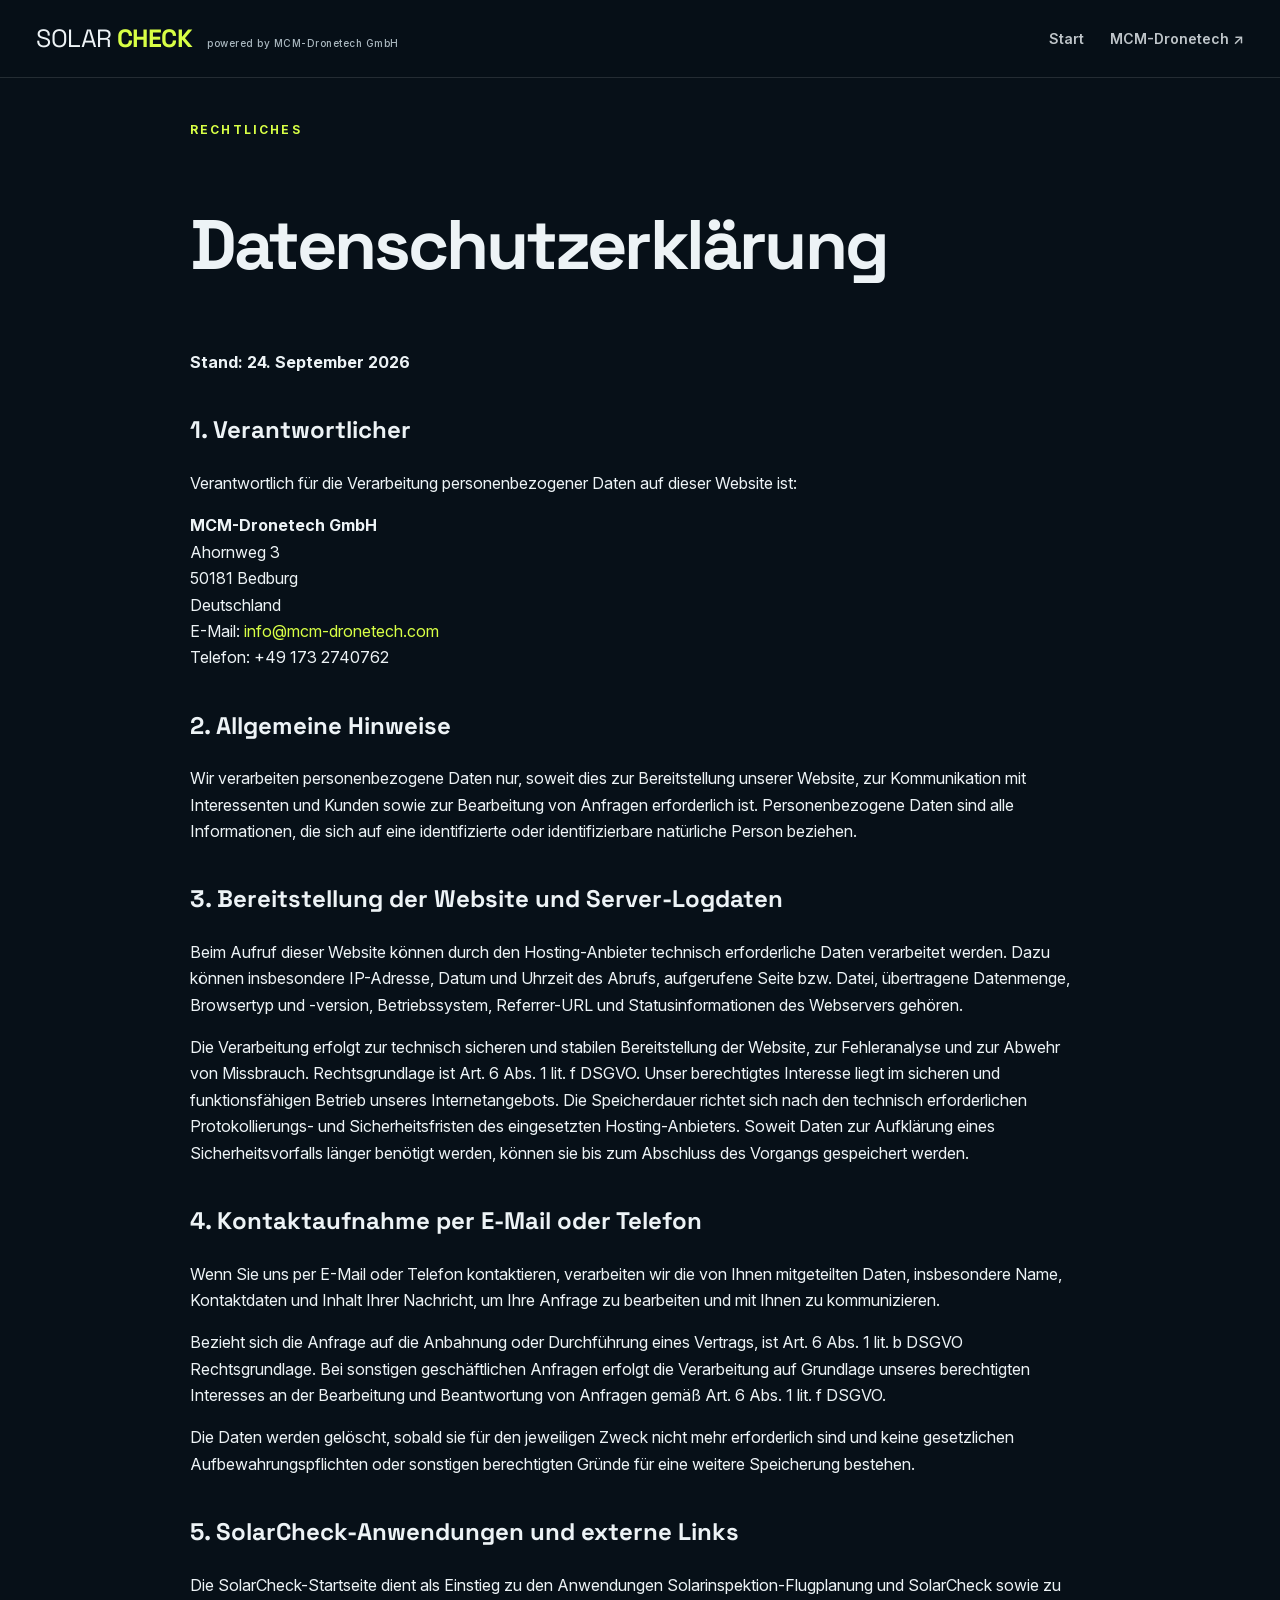
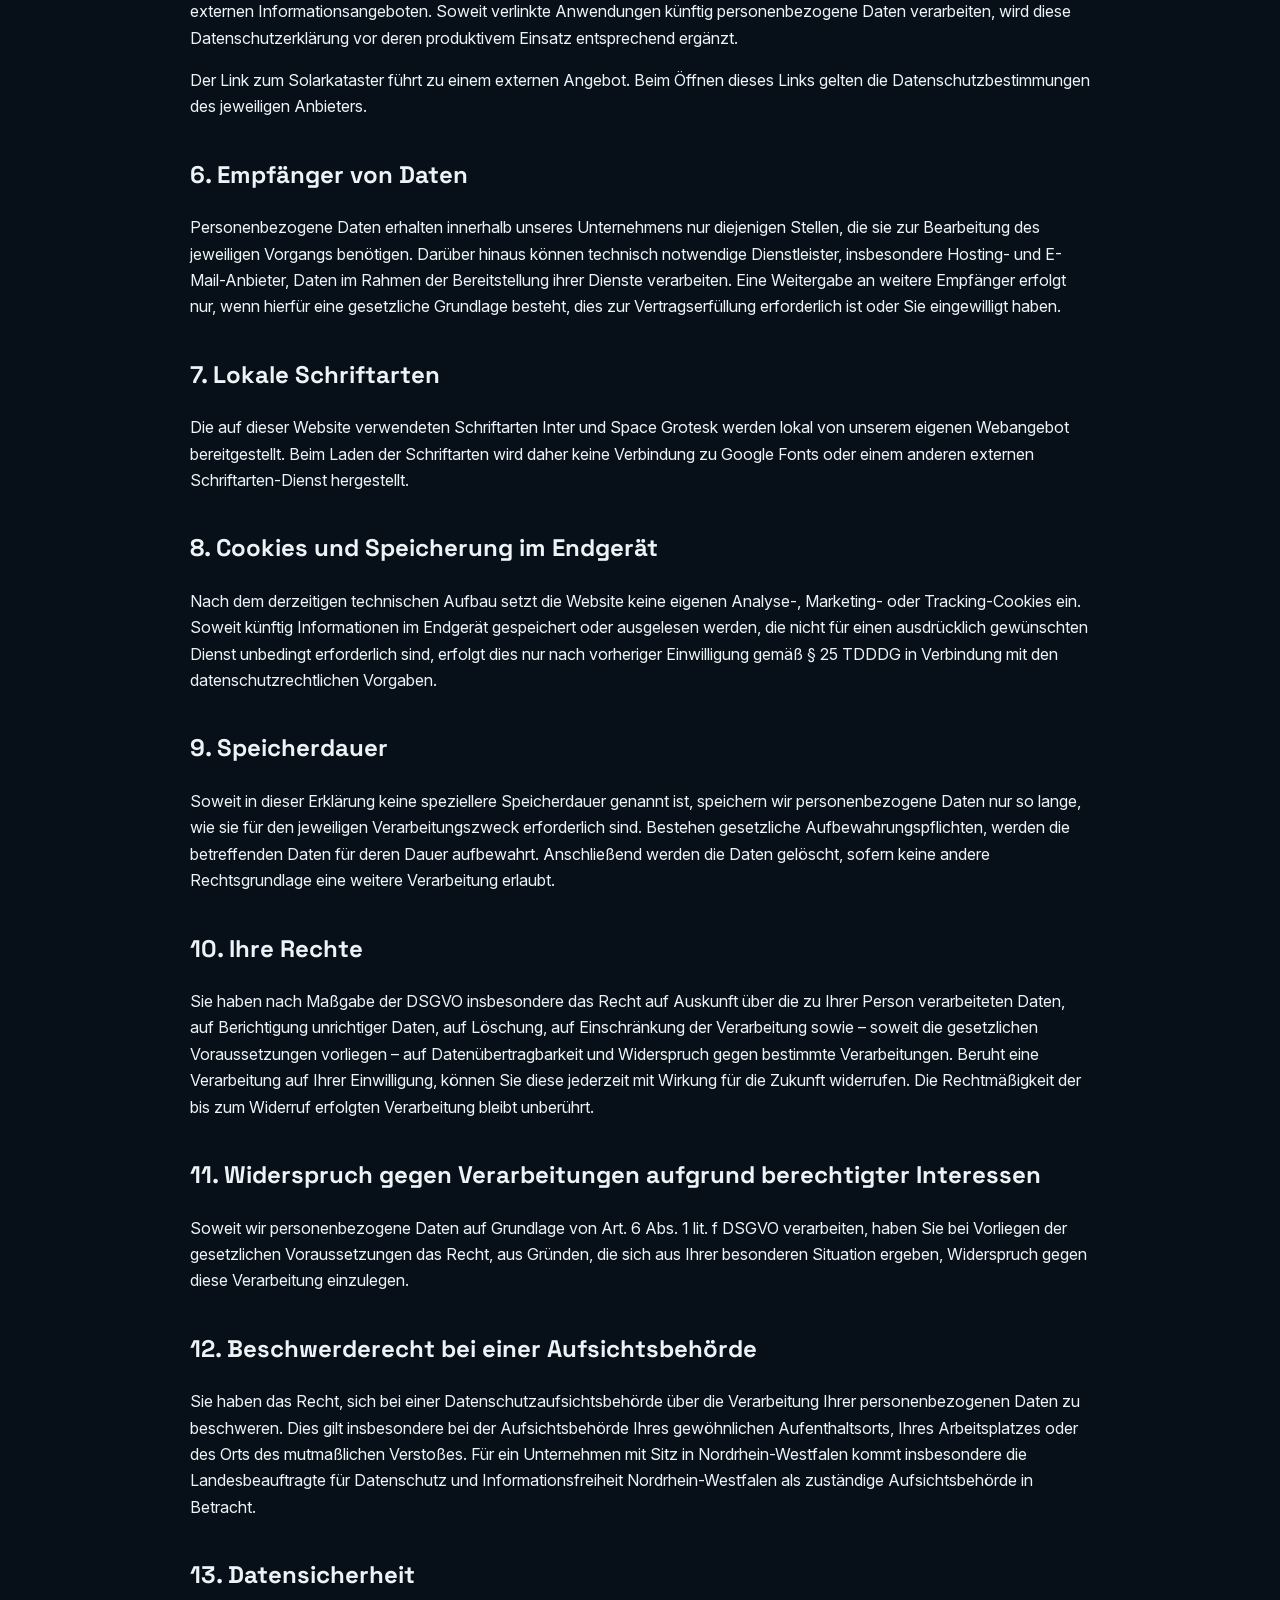
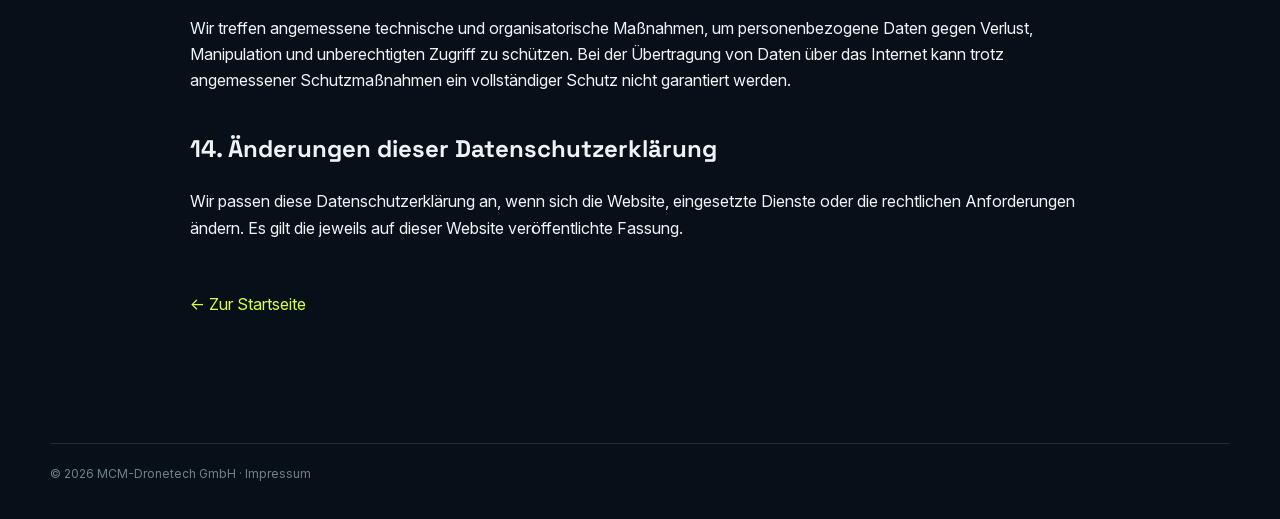
<file: datenschutz.html>
<!doctype html><html lang="de"><head><meta charset="utf-8"><meta name="viewport" content="width=device-width,initial-scale=1"><title>Datenschutz | SolarCheck</title><meta name="description" content="Datenschutzerklärung der MCM-Dronetech GmbH."><link rel="stylesheet" href="styles.css?v=solarcheck-1"></head><body>
<header class="site-header"><a class="solar-brand" href="index.html"><span>SOLAR</span><strong>CHECK</strong><small>powered by MCM-Dronetech GmbH</small></a><nav class="nav"><a href="index.html">Start</a><a href="https://www.mcm-dronetech.com" target="_blank" rel="noopener">MCM-Dronetech ↗</a></nav></header>
<main class="section container legal-page" style="padding-top:120px;max-width:900px">
<div class="section-kicker">Rechtliches</div><h1>Datenschutzerklärung</h1>
<p><strong>Stand: 24. September 2026</strong></p>
<h2>1. Verantwortlicher</h2><p>Verantwortlich für die Verarbeitung personenbezogener Daten auf dieser Website ist:</p><p><strong>MCM-Dronetech GmbH</strong><br>Ahornweg 3<br>50181 Bedburg<br>Deutschland<br>E-Mail: <a href="mailto:info@mcm-dronetech.com">info@mcm-dronetech.com</a><br>Telefon: +49 173 2740762</p>
<h2>2. Allgemeine Hinweise</h2><p>Wir verarbeiten personenbezogene Daten nur, soweit dies zur Bereitstellung unserer Website, zur Kommunikation mit Interessenten und Kunden sowie zur Bearbeitung von Anfragen erforderlich ist. Personenbezogene Daten sind alle Informationen, die sich auf eine identifizierte oder identifizierbare natürliche Person beziehen.</p>
<h2>3. Bereitstellung der Website und Server-Logdaten</h2><p>Beim Aufruf dieser Website können durch den Hosting-Anbieter technisch erforderliche Daten verarbeitet werden. Dazu können insbesondere IP-Adresse, Datum und Uhrzeit des Abrufs, aufgerufene Seite bzw. Datei, übertragene Datenmenge, Browsertyp und -version, Betriebssystem, Referrer-URL und Statusinformationen des Webservers gehören.</p><p>Die Verarbeitung erfolgt zur technisch sicheren und stabilen Bereitstellung der Website, zur Fehleranalyse und zur Abwehr von Missbrauch. Rechtsgrundlage ist Art. 6 Abs. 1 lit. f DSGVO. Unser berechtigtes Interesse liegt im sicheren und funktionsfähigen Betrieb unseres Internetangebots. Die Speicherdauer richtet sich nach den technisch erforderlichen Protokollierungs- und Sicherheitsfristen des eingesetzten Hosting-Anbieters. Soweit Daten zur Aufklärung eines Sicherheitsvorfalls länger benötigt werden, können sie bis zum Abschluss des Vorgangs gespeichert werden.</p>
<h2>4. Kontaktaufnahme per E-Mail oder Telefon</h2><p>Wenn Sie uns per E-Mail oder Telefon kontaktieren, verarbeiten wir die von Ihnen mitgeteilten Daten, insbesondere Name, Kontaktdaten und Inhalt Ihrer Nachricht, um Ihre Anfrage zu bearbeiten und mit Ihnen zu kommunizieren.</p><p>Bezieht sich die Anfrage auf die Anbahnung oder Durchführung eines Vertrags, ist Art. 6 Abs. 1 lit. b DSGVO Rechtsgrundlage. Bei sonstigen geschäftlichen Anfragen erfolgt die Verarbeitung auf Grundlage unseres berechtigten Interesses an der Bearbeitung und Beantwortung von Anfragen gemäß Art. 6 Abs. 1 lit. f DSGVO.</p><p>Die Daten werden gelöscht, sobald sie für den jeweiligen Zweck nicht mehr erforderlich sind und keine gesetzlichen Aufbewahrungspflichten oder sonstigen berechtigten Gründe für eine weitere Speicherung bestehen.</p>
<h2>5. SolarCheck-Anwendungen und externe Links</h2><p>Die SolarCheck-Startseite dient als Einstieg zu den Anwendungen Solarinspektion-Flugplanung und SolarCheck sowie zu externen Informationsangeboten. Soweit verlinkte Anwendungen künftig personenbezogene Daten verarbeiten, wird diese Datenschutzerklärung vor deren produktivem Einsatz entsprechend ergänzt.</p><p>Der Link zum Solarkataster führt zu einem externen Angebot. Beim Öffnen dieses Links gelten die Datenschutzbestimmungen des jeweiligen Anbieters.</p>
<h2>6. Empfänger von Daten</h2><p>Personenbezogene Daten erhalten innerhalb unseres Unternehmens nur diejenigen Stellen, die sie zur Bearbeitung des jeweiligen Vorgangs benötigen. Darüber hinaus können technisch notwendige Dienstleister, insbesondere Hosting- und E-Mail-Anbieter, Daten im Rahmen der Bereitstellung ihrer Dienste verarbeiten. Eine Weitergabe an weitere Empfänger erfolgt nur, wenn hierfür eine gesetzliche Grundlage besteht, dies zur Vertragserfüllung erforderlich ist oder Sie eingewilligt haben.</p>
<h2>7. Lokale Schriftarten</h2><p>Die auf dieser Website verwendeten Schriftarten Inter und Space Grotesk werden lokal von unserem eigenen Webangebot bereitgestellt. Beim Laden der Schriftarten wird daher keine Verbindung zu Google Fonts oder einem anderen externen Schriftarten-Dienst hergestellt.</p>
<h2>8. Cookies und Speicherung im Endgerät</h2><p>Nach dem derzeitigen technischen Aufbau setzt die Website keine eigenen Analyse-, Marketing- oder Tracking-Cookies ein. Soweit künftig Informationen im Endgerät gespeichert oder ausgelesen werden, die nicht für einen ausdrücklich gewünschten Dienst unbedingt erforderlich sind, erfolgt dies nur nach vorheriger Einwilligung gemäß § 25 TDDDG in Verbindung mit den datenschutzrechtlichen Vorgaben.</p>
<h2>9. Speicherdauer</h2><p>Soweit in dieser Erklärung keine speziellere Speicherdauer genannt ist, speichern wir personenbezogene Daten nur so lange, wie sie für den jeweiligen Verarbeitungszweck erforderlich sind. Bestehen gesetzliche Aufbewahrungspflichten, werden die betreffenden Daten für deren Dauer aufbewahrt. Anschließend werden die Daten gelöscht, sofern keine andere Rechtsgrundlage eine weitere Verarbeitung erlaubt.</p>
<h2>10. Ihre Rechte</h2><p>Sie haben nach Maßgabe der DSGVO insbesondere das Recht auf Auskunft über die zu Ihrer Person verarbeiteten Daten, auf Berichtigung unrichtiger Daten, auf Löschung, auf Einschränkung der Verarbeitung sowie – soweit die gesetzlichen Voraussetzungen vorliegen – auf Datenübertragbarkeit und Widerspruch gegen bestimmte Verarbeitungen. Beruht eine Verarbeitung auf Ihrer Einwilligung, können Sie diese jederzeit mit Wirkung für die Zukunft widerrufen. Die Rechtmäßigkeit der bis zum Widerruf erfolgten Verarbeitung bleibt unberührt.</p>
<h2>11. Widerspruch gegen Verarbeitungen aufgrund berechtigter Interessen</h2><p>Soweit wir personenbezogene Daten auf Grundlage von Art. 6 Abs. 1 lit. f DSGVO verarbeiten, haben Sie bei Vorliegen der gesetzlichen Voraussetzungen das Recht, aus Gründen, die sich aus Ihrer besonderen Situation ergeben, Widerspruch gegen diese Verarbeitung einzulegen.</p>
<h2>12. Beschwerderecht bei einer Aufsichtsbehörde</h2><p>Sie haben das Recht, sich bei einer Datenschutzaufsichtsbehörde über die Verarbeitung Ihrer personenbezogenen Daten zu beschweren. Dies gilt insbesondere bei der Aufsichtsbehörde Ihres gewöhnlichen Aufenthaltsorts, Ihres Arbeitsplatzes oder des Orts des mutmaßlichen Verstoßes. Für ein Unternehmen mit Sitz in Nordrhein-Westfalen kommt insbesondere die Landesbeauftragte für Datenschutz und Informationsfreiheit Nordrhein-Westfalen als zuständige Aufsichtsbehörde in Betracht.</p>
<h2>13. Datensicherheit</h2><p>Wir treffen angemessene technische und organisatorische Maßnahmen, um personenbezogene Daten gegen Verlust, Manipulation und unberechtigten Zugriff zu schützen. Bei der Übertragung von Daten über das Internet kann trotz angemessener Schutzmaßnahmen ein vollständiger Schutz nicht garantiert werden.</p>
<h2>14. Änderungen dieser Datenschutzerklärung</h2><p>Wir passen diese Datenschutzerklärung an, wenn sich die Website, eingesetzte Dienste oder die rechtlichen Anforderungen ändern. Es gilt die jeweils auf dieser Website veröffentlichte Fassung.</p>
<p style="margin-top:50px"><a href="index.html">← Zur Startseite</a></p></main>
<footer><div class="container copyright">© 2026 MCM-Dronetech GmbH · <a href="impressum.html">Impressum</a></div></footer></body></html>
</file>
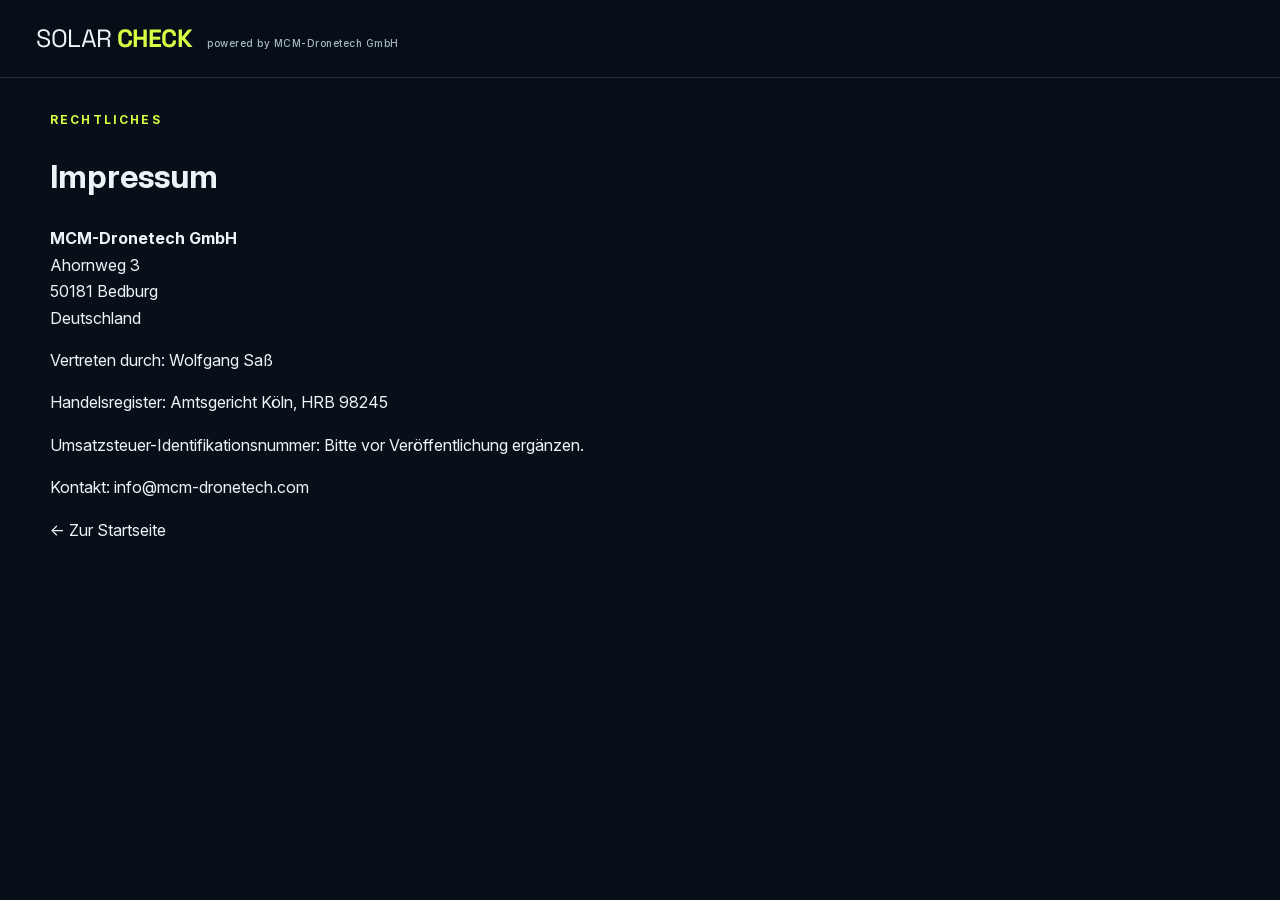
<file: impressum.html>
<!doctype html><html lang="de"><head><meta charset="utf-8"><meta name="viewport" content="width=device-width,initial-scale=1"><title>Impressum | SolarCheck</title><link rel="stylesheet" href="styles.css?v=solarcheck-1"></head><body><header class="site-header"><a class="solar-brand" href="index.html"><span>SOLAR</span><strong>CHECK</strong><small>powered by MCM-Dronetech GmbH</small></a></header><main class="section container"><div class="section-kicker">Rechtliches</div><h1>Impressum</h1><p><strong>MCM-Dronetech GmbH</strong><br>Ahornweg 3<br>50181 Bedburg<br>Deutschland</p><p>Vertreten durch: Wolfgang Saß</p><p>Handelsregister: Amtsgericht Köln, HRB 98245</p><p>Umsatzsteuer-Identifikationsnummer: Bitte vor Veröffentlichung ergänzen.</p><p>Kontakt: <a href="mailto:info@mcm-dronetech.com">info@mcm-dronetech.com</a></p><p><a href="index.html">← Zur Startseite</a></p></main></body></html>
</file>
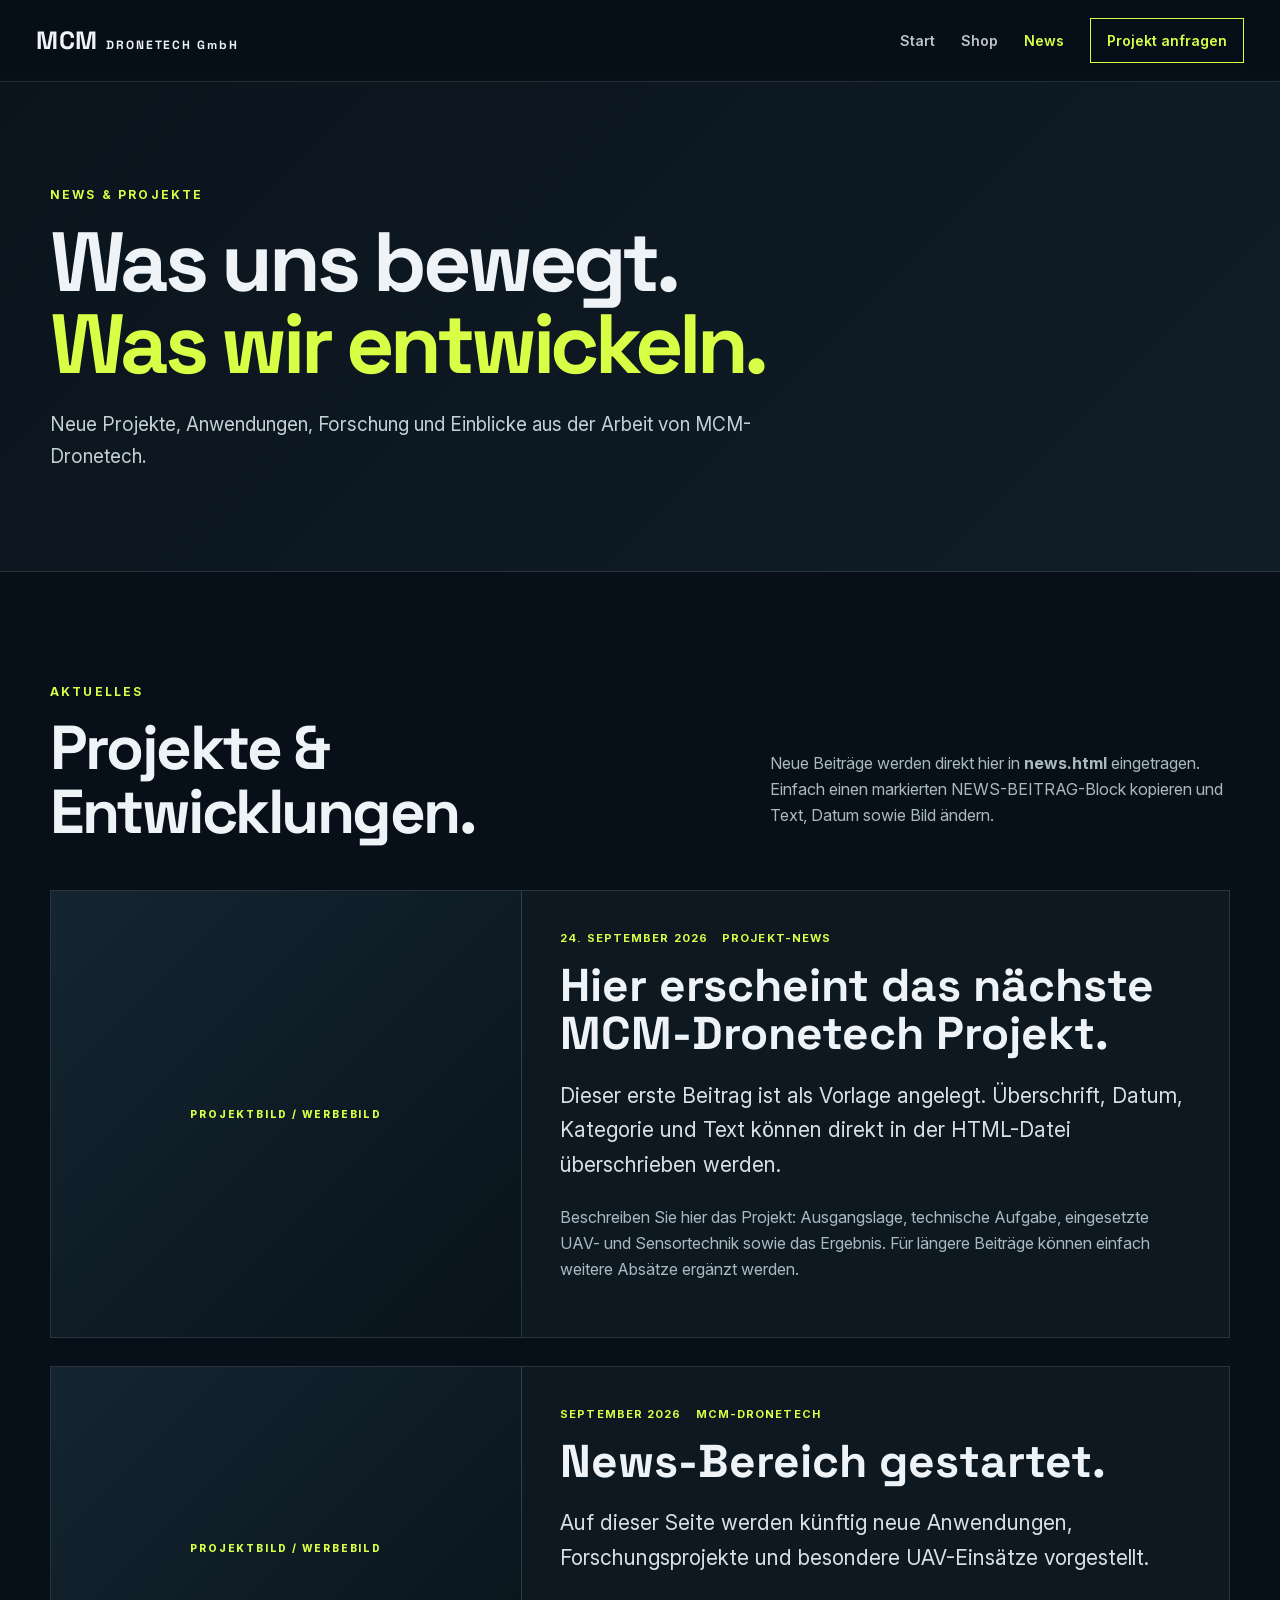
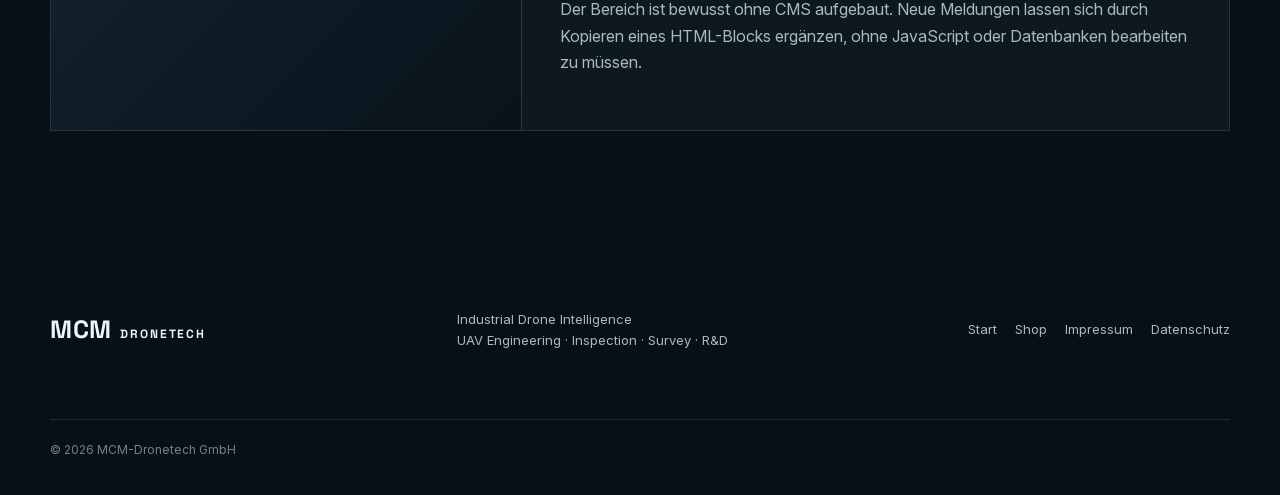
<file: news.html>
<!doctype html><html lang="de"><head><meta charset="utf-8"><meta name="viewport" content="width=device-width,initial-scale=1"><title>News & Projekte | MCM-Dronetech</title><meta name="description" content="News, Projekte und technische Entwicklungen von MCM-Dronetech."><link rel="stylesheet" href="styles.css?v=20260925-2"></head><body>
<header class="site-header"><a class="brand" href="index.html"><span>MCM</span><b>DRONETECH GmbH</b></a><button class="menu-toggle" aria-label="Menü öffnen" aria-expanded="false" aria-controls="main-nav">☰</button><nav class="nav" id="main-nav"><a href="index.html">Start</a><a href="shop.html">Shop</a><a href="news.html" aria-current="page">News</a><a class="nav-cta" href="index.html#kontakt">Projekt anfragen</a></nav></header>
<main class="subpage-main"><section class="subpage-hero"><div class="container"><p class="section-kicker">News & Projekte</p><h1>Was uns bewegt.<br><em>Was wir entwickeln.</em></h1><p>Neue Projekte, Anwendungen, Forschung und Einblicke aus der Arbeit von MCM-Dronetech.</p></div></section>
<section class="section"><div class="container"><div class="section-head"><div><div class="section-kicker">Aktuelles</div><h2>Projekte & Entwicklungen.</h2></div><p>Neue Beiträge werden direkt hier in <strong>news.html</strong> eingetragen. Einfach einen markierten NEWS-BEITRAG-Block kopieren und Text, Datum sowie Bild ändern.</p></div><div class="news-list">
<!-- NEWS-BEITRAG START: Diesen article-Block kopieren, um eine neue Meldung anzulegen. -->
<article class="news-card"><div class="news-placeholder"><span>PROJEKTBILD / WERBEBILD</span></div><div class="news-content"><div class="news-meta"><time datetime="2026-09-24">24. September 2026</time><span>Projekt-News</span></div><h2>Hier erscheint das nächste MCM-Dronetech Projekt.</h2><p class="lead">Dieser erste Beitrag ist als Vorlage angelegt. Überschrift, Datum, Kategorie und Text können direkt in der HTML-Datei überschrieben werden.</p><p>Beschreiben Sie hier das Projekt: Ausgangslage, technische Aufgabe, eingesetzte UAV- und Sensortechnik sowie das Ergebnis. Für längere Beiträge können einfach weitere Absätze ergänzt werden.</p></div></article>
<!-- NEWS-BEITRAG ENDE -->
<!-- NEWS-BEITRAG START -->
<article class="news-card"><div class="news-placeholder"><span>PROJEKTBILD / WERBEBILD</span></div><div class="news-content"><div class="news-meta"><time datetime="2026-09-01">September 2026</time><span>MCM-Dronetech</span></div><h2>News-Bereich gestartet.</h2><p class="lead">Auf dieser Seite werden künftig neue Anwendungen, Forschungsprojekte und besondere UAV-Einsätze vorgestellt.</p><p>Der Bereich ist bewusst ohne CMS aufgebaut. Neue Meldungen lassen sich durch Kopieren eines HTML-Blocks ergänzen, ohne JavaScript oder Datenbanken bearbeiten zu müssen.</p></div></article>
<!-- NEWS-BEITRAG ENDE --></div></div></section></main>
<footer><div class="container footer-grid"><div class="brand"><span>MCM</span><b>DRONETECH</b></div><p>Industrial Drone Intelligence<br>UAV Engineering · Inspection · Survey · R&amp;D</p><div><a href="index.html">Start</a><a href="shop.html">Shop</a><a href="impressum.html">Impressum</a><a href="datenschutz.html">Datenschutz</a></div></div><div class="container copyright">© 2026 MCM-Dronetech GmbH</div></footer><script src="script.js"></script></body></html>
</file>
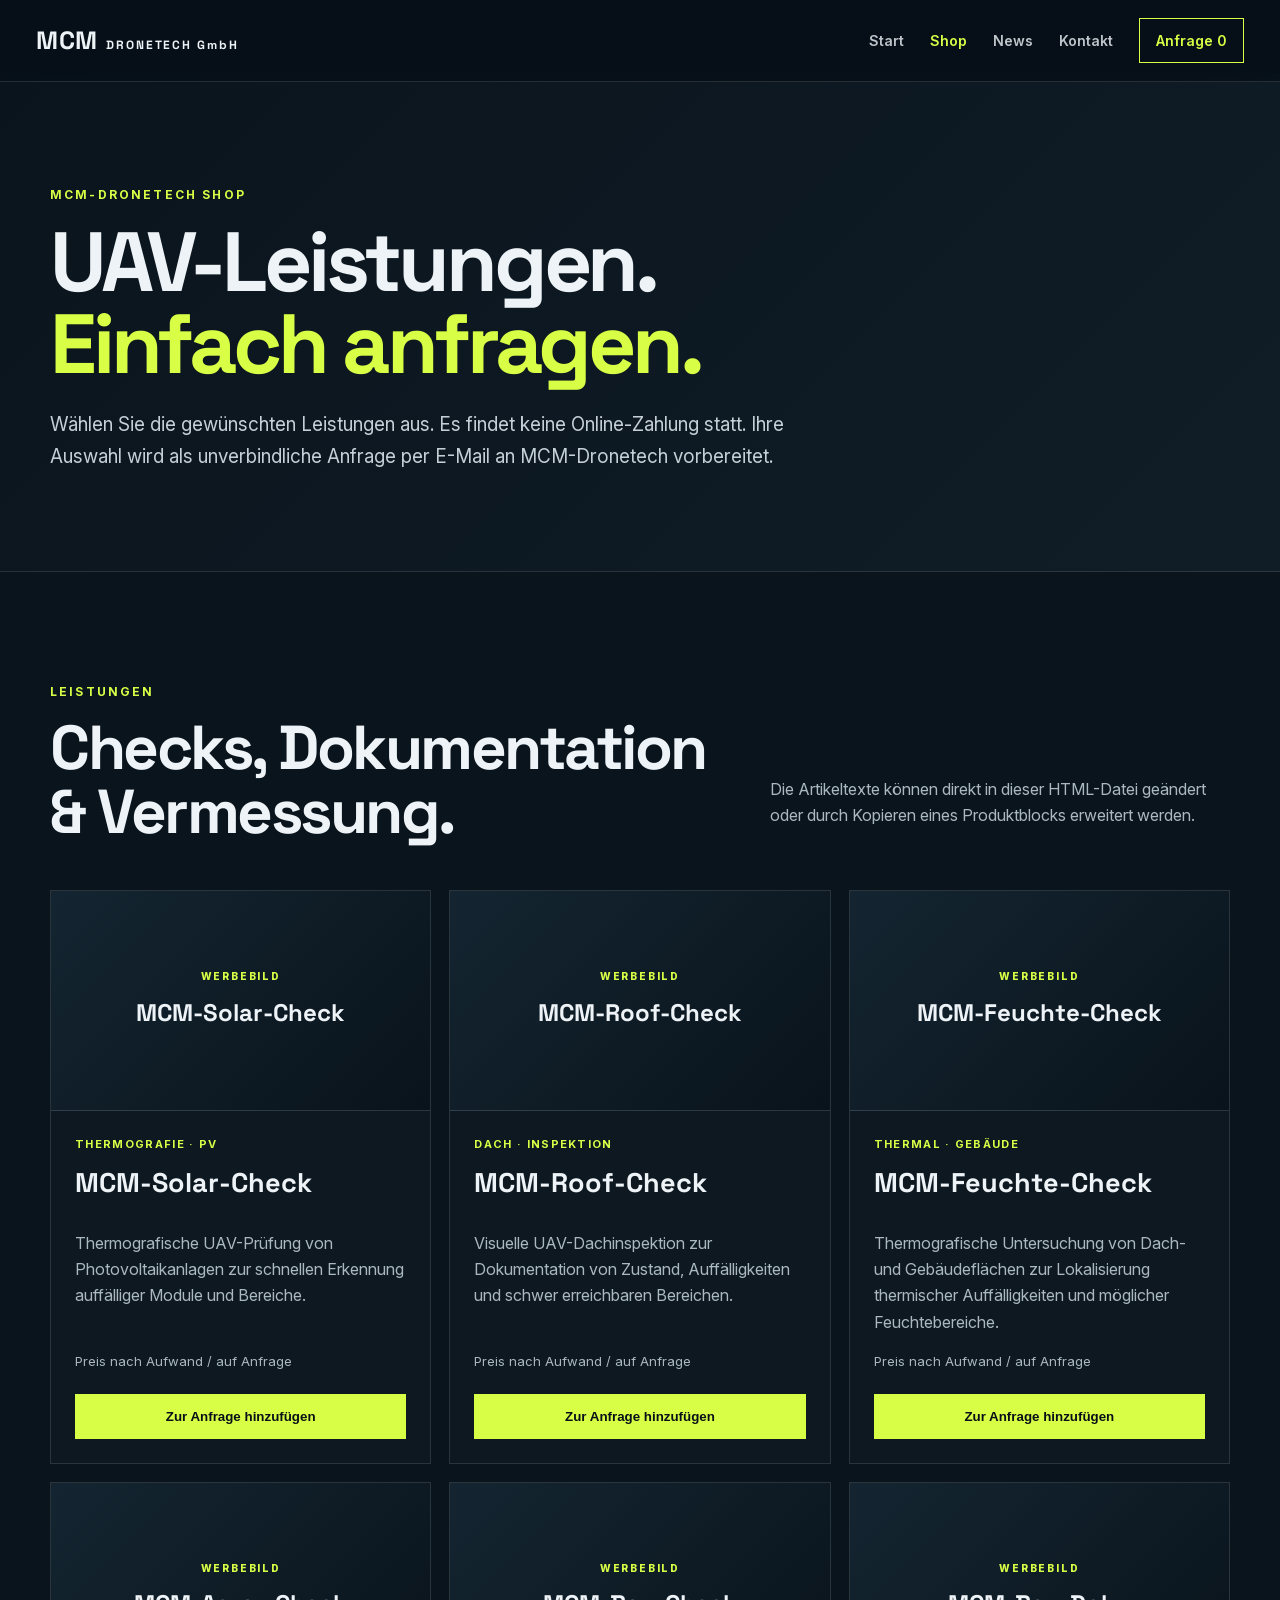
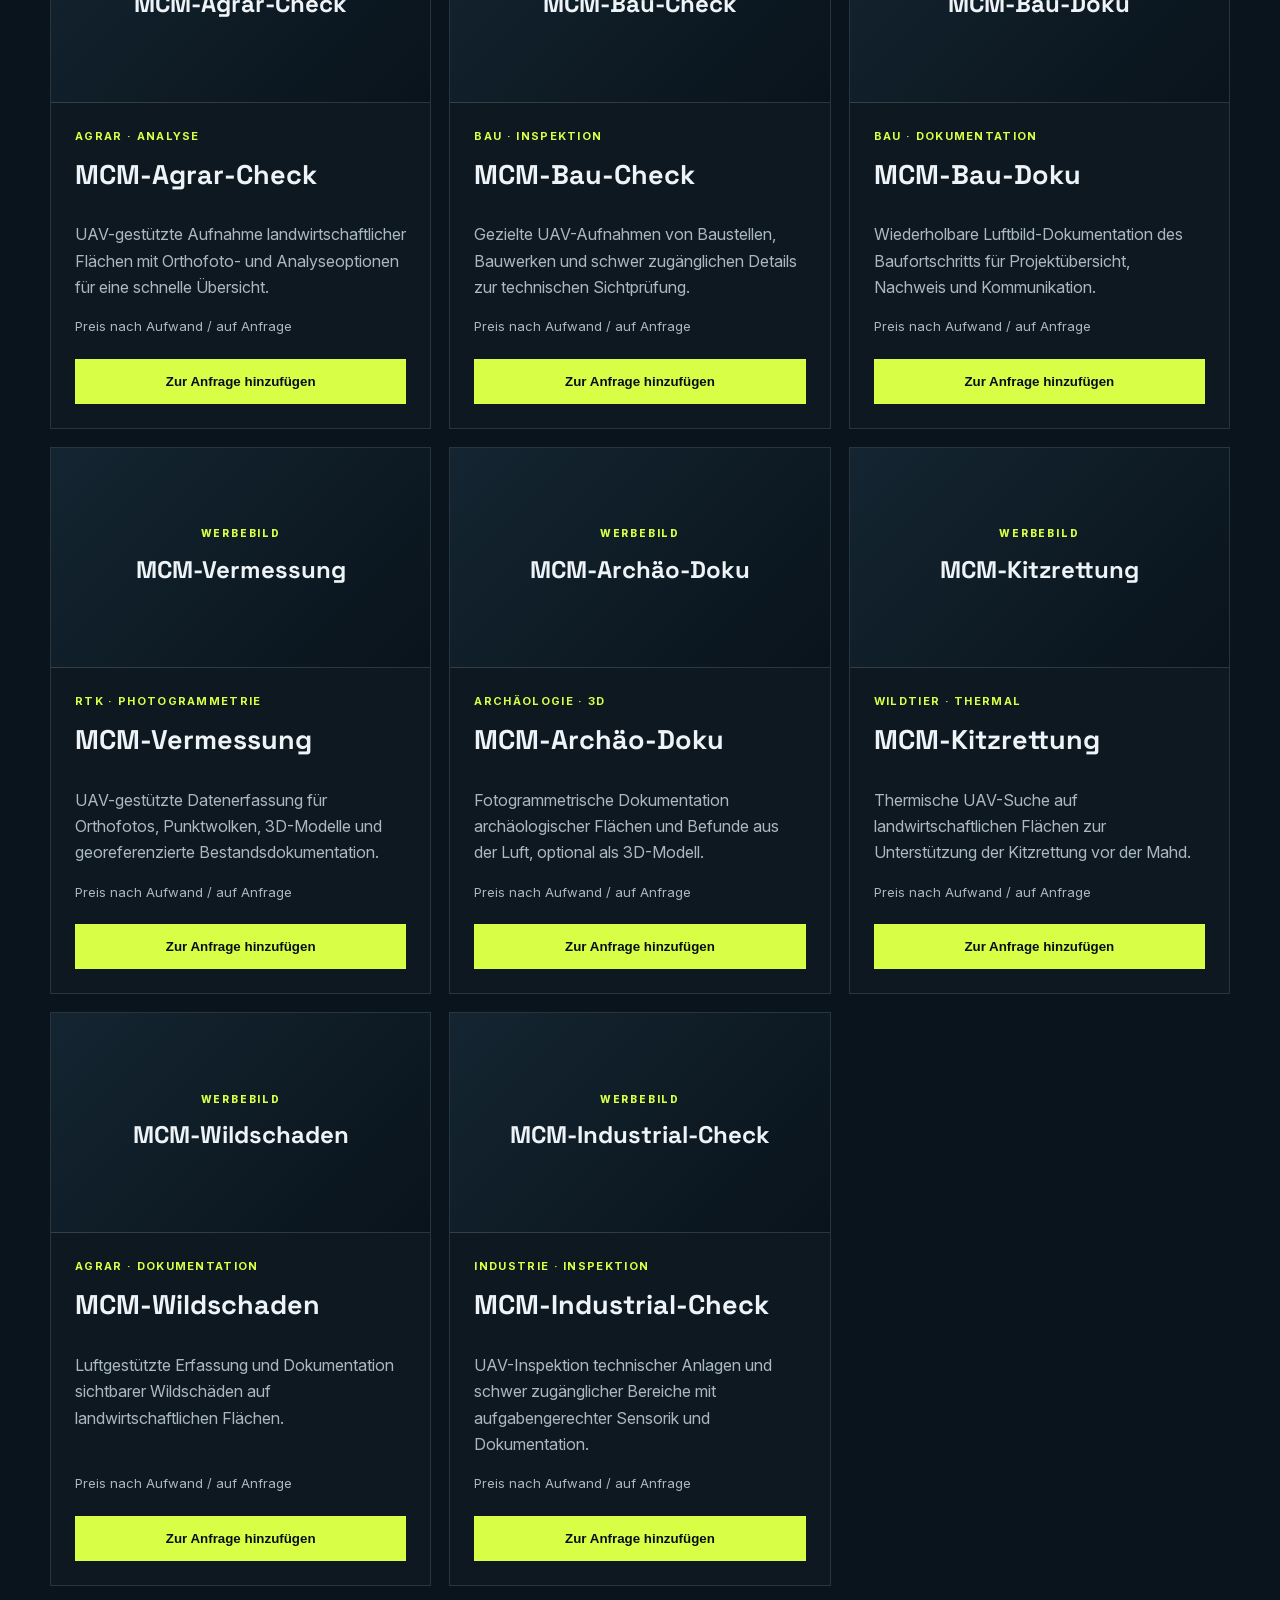
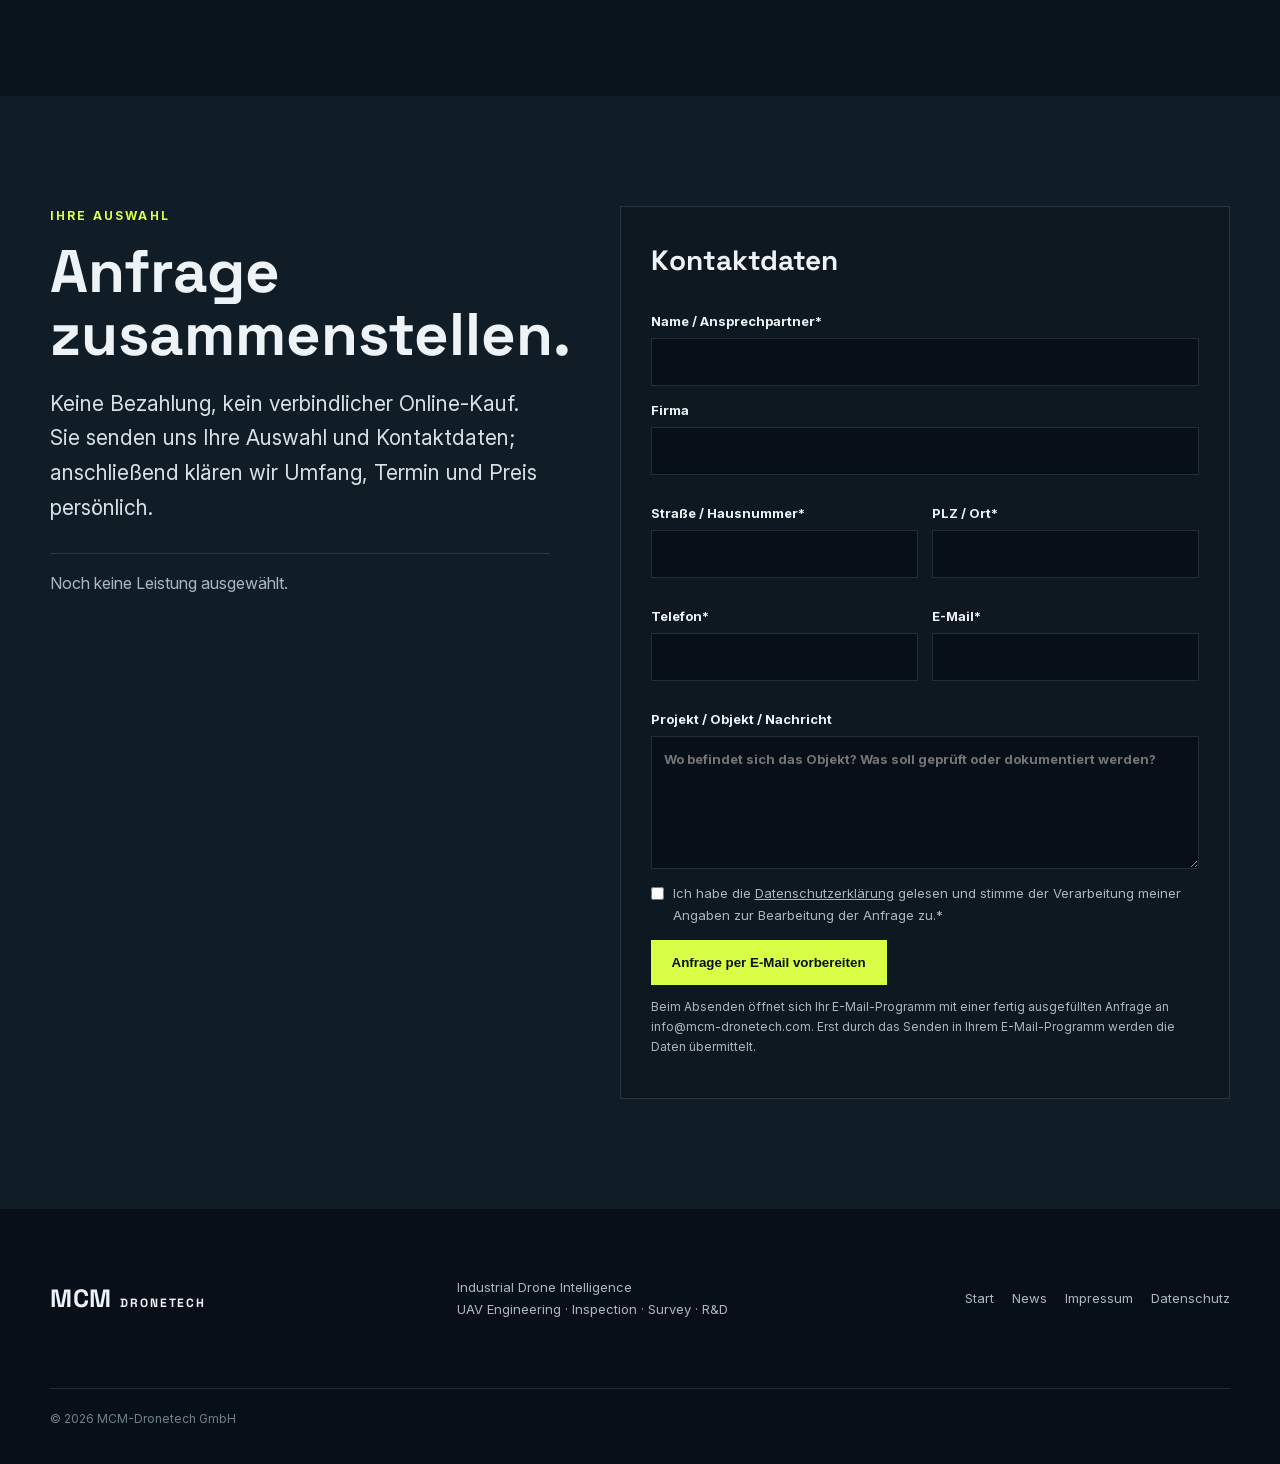
<file: shop.html>
<!doctype html><html lang="de"><head><meta charset="utf-8"><meta name="viewport" content="width=device-width,initial-scale=1"><title>MCM-Dronetech Shop | UAV Checks & Dokumentation</title><meta name="description" content="MCM-Dronetech Leistungen als unkomplizierte Anfrage: Solar-, Dach-, Agrar-, Bau-, Vermessungs- und Industrie-Checks."><link rel="stylesheet" href="styles.css?v=20260925-1"></head><body>
<header class="site-header"><a class="brand" href="index.html"><span>MCM</span><b>DRONETECH GmbH</b></a><button class="menu-toggle" aria-label="Menü öffnen" aria-expanded="false" aria-controls="main-nav">☰</button><nav class="nav" id="main-nav"><a href="index.html">Start</a><a href="shop.html" aria-current="page">Shop</a><a href="news.html">News</a><a href="index.html#kontakt">Kontakt</a><a class="nav-cta" href="#anfrage">Anfrage <span id="cart-count">0</span></a></nav></header>
<main class="subpage-main"><section class="subpage-hero"><div class="container"><p class="section-kicker">MCM-Dronetech Shop</p><h1>UAV-Leistungen.<br><em>Einfach anfragen.</em></h1><p>Wählen Sie die gewünschten Leistungen aus. Es findet keine Online-Zahlung statt. Ihre Auswahl wird als unverbindliche Anfrage per E-Mail an MCM-Dronetech vorbereitet.</p></div></section>
<section class="section shop-section"><div class="container"><div class="section-head"><div><div class="section-kicker">Leistungen</div><h2>Checks, Dokumentation & Vermessung.</h2></div><p>Die Artikeltexte können direkt in dieser HTML-Datei geändert oder durch Kopieren eines Produktblocks erweitert werden.</p></div><div class="shop-grid">
<!-- PRODUKT START: Titel, Text und data-product direkt ändern. Für neue Artikel den gesamten article-Block kopieren. -->
<article class="shop-card" data-product="MCM-Solar-Check"><div class="product-placeholder"><span>WERBEBILD</span><b>MCM-Solar-Check</b></div><div class="shop-card-body"><span class="product-type">Thermografie · PV</span><h3>MCM-Solar-Check</h3><p>Thermografische UAV-Prüfung von Photovoltaikanlagen zur schnellen Erkennung auffälliger Module und Bereiche.</p><p class="price-note">Preis nach Aufwand / auf Anfrage</p><button class="button button-primary add-to-cart" type="button">Zur Anfrage hinzufügen</button></div></article>
<article class="shop-card" data-product="MCM-Roof-Check"><div class="product-placeholder"><span>WERBEBILD</span><b>MCM-Roof-Check</b></div><div class="shop-card-body"><span class="product-type">Dach · Inspektion</span><h3>MCM-Roof-Check</h3><p>Visuelle UAV-Dachinspektion zur Dokumentation von Zustand, Auffälligkeiten und schwer erreichbaren Bereichen.</p><p class="price-note">Preis nach Aufwand / auf Anfrage</p><button class="button button-primary add-to-cart" type="button">Zur Anfrage hinzufügen</button></div></article>
<article class="shop-card" data-product="MCM-Feuchte-Check"><div class="product-placeholder"><span>WERBEBILD</span><b>MCM-Feuchte-Check</b></div><div class="shop-card-body"><span class="product-type">Thermal · Gebäude</span><h3>MCM-Feuchte-Check</h3><p>Thermografische Untersuchung von Dach- und Gebäudeflächen zur Lokalisierung thermischer Auffälligkeiten und möglicher Feuchtebereiche.</p><p class="price-note">Preis nach Aufwand / auf Anfrage</p><button class="button button-primary add-to-cart" type="button">Zur Anfrage hinzufügen</button></div></article>
<article class="shop-card" data-product="MCM-Agrar-Check"><div class="product-placeholder"><span>WERBEBILD</span><b>MCM-Agrar-Check</b></div><div class="shop-card-body"><span class="product-type">Agrar · Analyse</span><h3>MCM-Agrar-Check</h3><p>UAV-gestützte Aufnahme landwirtschaftlicher Flächen mit Orthofoto- und Analyseoptionen für eine schnelle Übersicht.</p><p class="price-note">Preis nach Aufwand / auf Anfrage</p><button class="button button-primary add-to-cart" type="button">Zur Anfrage hinzufügen</button></div></article>
<article class="shop-card" data-product="MCM-Bau-Check"><div class="product-placeholder"><span>WERBEBILD</span><b>MCM-Bau-Check</b></div><div class="shop-card-body"><span class="product-type">Bau · Inspektion</span><h3>MCM-Bau-Check</h3><p>Gezielte UAV-Aufnahmen von Baustellen, Bauwerken und schwer zugänglichen Details zur technischen Sichtprüfung.</p><p class="price-note">Preis nach Aufwand / auf Anfrage</p><button class="button button-primary add-to-cart" type="button">Zur Anfrage hinzufügen</button></div></article>
<article class="shop-card" data-product="MCM-Bau-Doku"><div class="product-placeholder"><span>WERBEBILD</span><b>MCM-Bau-Doku</b></div><div class="shop-card-body"><span class="product-type">Bau · Dokumentation</span><h3>MCM-Bau-Doku</h3><p>Wiederholbare Luftbild-Dokumentation des Baufortschritts für Projektübersicht, Nachweis und Kommunikation.</p><p class="price-note">Preis nach Aufwand / auf Anfrage</p><button class="button button-primary add-to-cart" type="button">Zur Anfrage hinzufügen</button></div></article>
<article class="shop-card" data-product="MCM-Vermessung"><div class="product-placeholder"><span>WERBEBILD</span><b>MCM-Vermessung</b></div><div class="shop-card-body"><span class="product-type">RTK · Photogrammetrie</span><h3>MCM-Vermessung</h3><p>UAV-gestützte Datenerfassung für Orthofotos, Punktwolken, 3D-Modelle und georeferenzierte Bestandsdokumentation.</p><p class="price-note">Preis nach Aufwand / auf Anfrage</p><button class="button button-primary add-to-cart" type="button">Zur Anfrage hinzufügen</button></div></article>
<article class="shop-card" data-product="MCM-Archäo-Doku"><div class="product-placeholder"><span>WERBEBILD</span><b>MCM-Archäo-Doku</b></div><div class="shop-card-body"><span class="product-type">Archäologie · 3D</span><h3>MCM-Archäo-Doku</h3><p>Fotogrammetrische Dokumentation archäologischer Flächen und Befunde aus der Luft, optional als 3D-Modell.</p><p class="price-note">Preis nach Aufwand / auf Anfrage</p><button class="button button-primary add-to-cart" type="button">Zur Anfrage hinzufügen</button></div></article>
<article class="shop-card" data-product="MCM-Kitzrettung"><div class="product-placeholder"><span>WERBEBILD</span><b>MCM-Kitzrettung</b></div><div class="shop-card-body"><span class="product-type">Wildtier · Thermal</span><h3>MCM-Kitzrettung</h3><p>Thermische UAV-Suche auf landwirtschaftlichen Flächen zur Unterstützung der Kitzrettung vor der Mahd.</p><p class="price-note">Preis nach Aufwand / auf Anfrage</p><button class="button button-primary add-to-cart" type="button">Zur Anfrage hinzufügen</button></div></article>
<article class="shop-card" data-product="MCM-Wildschaden"><div class="product-placeholder"><span>WERBEBILD</span><b>MCM-Wildschaden</b></div><div class="shop-card-body"><span class="product-type">Agrar · Dokumentation</span><h3>MCM-Wildschaden</h3><p>Luftgestützte Erfassung und Dokumentation sichtbarer Wildschäden auf landwirtschaftlichen Flächen.</p><p class="price-note">Preis nach Aufwand / auf Anfrage</p><button class="button button-primary add-to-cart" type="button">Zur Anfrage hinzufügen</button></div></article>
<article class="shop-card" data-product="MCM-Industrial-Check"><div class="product-placeholder"><span>WERBEBILD</span><b>MCM-Industrial-Check</b></div><div class="shop-card-body"><span class="product-type">Industrie · Inspektion</span><h3>MCM-Industrial-Check</h3><p>UAV-Inspektion technischer Anlagen und schwer zugänglicher Bereiche mit aufgabengerechter Sensorik und Dokumentation.</p><p class="price-note">Preis nach Aufwand / auf Anfrage</p><button class="button button-primary add-to-cart" type="button">Zur Anfrage hinzufügen</button></div></article>
<!-- PRODUKT ENDE --></div></div></section>
<section class="section inquiry-section" id="anfrage"><div class="container inquiry-grid"><div><div class="section-kicker">Ihre Auswahl</div><h2>Anfrage zusammenstellen.</h2><p class="lead">Keine Bezahlung, kein verbindlicher Online-Kauf. Sie senden uns Ihre Auswahl und Kontaktdaten; anschließend klären wir Umfang, Termin und Preis persönlich.</p><div id="cart-items" class="cart-items"><p class="empty-cart">Noch keine Leistung ausgewählt.</p></div></div>
<form class="inquiry-form" id="inquiry-form"><h3>Kontaktdaten</h3><label>Name / Ansprechpartner*<input name="name" required autocomplete="name"></label><label>Firma<input name="company" autocomplete="organization"></label><div class="form-row"><label>Straße / Hausnummer*<input name="street" required autocomplete="street-address"></label><label>PLZ / Ort*<input name="city" required></label></div><div class="form-row"><label>Telefon*<input name="phone" required type="tel" autocomplete="tel"></label><label>E-Mail*<input name="email" required type="email" autocomplete="email"></label></div><label>Projekt / Objekt / Nachricht<textarea name="message" rows="5" placeholder="Wo befindet sich das Objekt? Was soll geprüft oder dokumentiert werden?"></textarea></label><label class="consent"><input type="checkbox" name="privacy" required><span>Ich habe die <a href="datenschutz.html" target="_blank">Datenschutzerklärung</a> gelesen und stimme der Verarbeitung meiner Angaben zur Bearbeitung der Anfrage zu.*</span></label><button class="button button-primary" type="submit">Anfrage per E-Mail vorbereiten</button><p class="form-note">Beim Absenden öffnet sich Ihr E-Mail-Programm mit einer fertig ausgefüllten Anfrage an info@mcm-dronetech.com. Erst durch das Senden in Ihrem E-Mail-Programm werden die Daten übermittelt.</p></form></div></section></main>
<footer><div class="container footer-grid"><div class="brand"><span>MCM</span><b>DRONETECH</b></div><p>Industrial Drone Intelligence<br>UAV Engineering · Inspection · Survey · R&amp;D</p><div><a href="index.html">Start</a><a href="news.html">News</a><a href="impressum.html">Impressum</a><a href="datenschutz.html">Datenschutz</a></div></div><div class="container copyright">© 2026 MCM-Dronetech GmbH</div></footer><script src="shop.js"></script></body></html>
</file>
<file: styles.css>
@font-face{font-family:"Inter";src:url("assets/fonts/InterVariable.woff2") format("woff2");font-style:normal;font-weight:100 900;font-display:swap}
@font-face{font-family:"Space Grotesk";src:url("assets/fonts/SpaceGroteskVariable.woff2") format("woff2");font-style:normal;font-weight:300 700;font-display:swap}
:root{--bg:#071018;--panel:#0d1821;--text:#edf3f6;--muted:#aab8c0;--line:rgba(255,255,255,.12);--accent:#d8ff45;--max:1180px}*{box-sizing:border-box}html{scroll-behavior:smooth;scroll-padding-top:88px}body{margin:0;background:var(--bg);color:var(--text);font-family:Inter,system-ui,sans-serif;line-height:1.65}a{color:inherit;text-decoration:none}a:focus-visible,button:focus-visible{outline:2px solid var(--accent);outline-offset:4px}.container{width:min(var(--max),calc(100% - 48px));margin:auto}.site-header{position:fixed;z-index:20;top:0;left:0;right:0;display:flex;align-items:center;justify-content:space-between;padding:18px 36px;background:rgba(7,16,24,.78);backdrop-filter:blur(18px);border-bottom:1px solid var(--line)}.brand{display:flex;align-items:baseline;gap:8px;font-family:"Space Grotesk",sans-serif;letter-spacing:.04em}.brand span{font-size:25px;font-weight:700}.brand b{font-size:12px;letter-spacing:.16em}.nav{display:flex;gap:26px;align-items:center;font-size:14px;font-weight:600}.nav a{opacity:.8;transition:opacity .2s ease}.nav a:hover{opacity:1}.nav-cta{padding:10px 16px;border:1px solid var(--accent);color:var(--accent);opacity:1!important}.language-switch{display:flex;align-items:center;gap:7px;margin-left:2px;padding-left:4px;border-left:1px solid var(--line);font-size:12px;letter-spacing:.08em}.lang{padding:5px 2px;border:0;background:transparent;color:var(--muted);font:inherit;font-weight:700;cursor:pointer}.lang.active{color:var(--accent)}.menu-toggle{display:none;background:none;color:white;border:0;font-size:24px;cursor:pointer}.hero{min-height:92vh;position:relative;display:flex;align-items:center;overflow:hidden}.hero-media{position:absolute;inset:0;background-image:url('assets/images/MCM-FHR1.webp');background-size:cover;background-position:center}.hero-overlay{position:absolute;inset:0;background:linear-gradient(90deg,rgba(4,10,15,.92),rgba(4,10,15,.58) 55%,rgba(4,10,15,.18)),linear-gradient(0deg,var(--bg),transparent 40%)}.hero-content{position:relative;padding-top:100px}.eyebrow,.section-kicker{color:var(--accent);font-size:12px;text-transform:uppercase;letter-spacing:.18em;font-weight:700}.hero h1{font-family:"Space Grotesk",sans-serif;font-size:clamp(54px,8vw,104px);line-height:.94;letter-spacing:-.055em;max-width:900px;margin:22px 0}.hero h1 em{font-style:normal;color:var(--accent)}.hero-copy{font-size:clamp(18px,2vw,23px);max-width:680px;color:#d2dde2}.hero-actions{display:flex;gap:12px;margin-top:34px}.button{display:inline-block;padding:14px 20px;font-weight:700;border:1px solid var(--line);transition:transform .2s ease,background .2s ease}.button:hover{transform:translateY(-2px)}.button-primary{background:var(--accent);color:#071018;border-color:var(--accent)}.button-ghost{background:rgba(255,255,255,.04)}.hero-stat{position:absolute;right:5%;bottom:42px;display:flex;gap:12px;align-items:center;color:var(--muted);font-size:12px}.hero-stat strong{font-family:"Space Grotesk";font-size:36px;color:white}.section{padding:110px 0}.intro-grid,.feature,.project,.contact-grid,.case-grid{display:grid;grid-template-columns:1fr 1fr;gap:80px}.intro h2,.section-head h2,.feature h2,.project h2,.industries h2,.references h2,.contact h2,.case-study h2{font-family:"Space Grotesk";font-size:clamp(36px,5vw,62px);line-height:1.04;letter-spacing:-.04em;margin:14px 0 0}.lead{font-size:21px;color:#d6e0e5}.solutions{background:#0a141d}.section-head{display:flex;justify-content:space-between;gap:50px;align-items:end;margin-bottom:45px}.section-head>p{max-width:460px;color:var(--muted)}.cards{display:grid;grid-template-columns:repeat(2,1fr);gap:18px}.card{background:var(--panel);border:1px solid var(--line);overflow:hidden;transition:transform .25s ease,border-color .25s ease}.card:hover{transform:translateY(-4px);border-color:rgba(216,255,69,.35)}.card img{display:block;width:100%;height:260px;object-fit:cover;background:#111d26}.card>div{padding:27px}.card span{color:var(--accent);font-size:12px;font-weight:700}.card h3{font-family:"Space Grotesk";font-size:30px;margin:8px 0}.card p{color:var(--muted);min-height:80px}.card a,.text-link{color:var(--accent);font-weight:700}.feature{align-items:center}.feature-image{min-height:420px;background:#0d1821;overflow:hidden}.feature-image img,.project-media img{width:100%;height:100%;max-height:620px;object-fit:cover}.tech-list{list-style:none;padding:0;margin-top:30px}.tech-list li{display:grid;grid-template-columns:160px 1fr;padding:15px 0;border-top:1px solid var(--line);gap:15px}.tech-list span{color:var(--muted)}.industries{background:#eaf1f3;color:#071018}.industries .section-kicker{color:#445400}.industry-grid{display:grid;grid-template-columns:repeat(3,1fr);margin-top:45px}.industry-grid div{padding:27px 18px;border-top:1px solid rgba(7,16,24,.18)}.industry-grid b,.industry-grid span{display:block}.industry-grid b{font-family:"Space Grotesk";font-size:25px}.industry-grid span{color:#52616a;font-size:14px;margin-top:7px}.project{align-items:center}.project-media{min-height:420px;background:#0d1821;overflow:hidden}.project-copy p{color:var(--muted)}.project-references{display:grid;grid-template-columns:repeat(2,minmax(0,1fr));gap:12px;margin-top:28px}.project-ref{padding:18px;background:var(--panel);border:1px solid var(--line);transition:transform .2s ease,border-color .2s ease}.project-ref:hover{transform:translateY(-2px);border-color:rgba(216,255,69,.35)}.project-ref-top{display:flex;justify-content:space-between;gap:12px;align-items:center}.project-ref-top span{color:var(--accent);font-size:10px;text-transform:uppercase;letter-spacing:.12em;font-weight:700}.project-ref-top b{font-family:"Space Grotesk";font-size:22px}.project-ref h3{font-size:15px;line-height:1.3;margin:12px 0 8px}.project-ref p{font-size:13px;line-height:1.5;margin:0 0 13px;color:var(--muted)}.project-ref a{font-size:12px;color:var(--accent);font-weight:700}.case-study{background:#101d27}.process{display:flex;flex-direction:column}.process div{display:flex;gap:25px;align-items:center;padding:20px;border-bottom:1px solid var(--line)}.process strong{color:var(--accent);font-family:"Space Grotesk"}.references h2{max-width:850px}.logos{display:flex;flex-wrap:wrap;gap:10px;margin-top:45px}.logos span{padding:13px 17px;border:1px solid var(--line);color:#c3ced3;font-weight:600}.small-note{font-size:12px;color:#77878f;margin-top:20px}.contact{background:var(--accent);color:#071018}.contact .section-kicker{color:#425000}.contact-grid{align-items:center}.contact p{color:#344047}.contact-card{background:#071018;color:white;padding:35px}.contact-card p{color:#b9c5ca}.contact-card a:not(.button){text-decoration:underline}.contact-card .button{margin-top:10px}.contact-card .button-primary{color:#071018}.footer-grid{display:grid;grid-template-columns:1fr 1fr 1fr;gap:40px;align-items:center;padding:55px 0}.footer-grid p{color:var(--muted);font-size:13px}.footer-grid>div:last-child{display:flex;justify-content:flex-end;gap:18px;flex-wrap:wrap;font-size:13px;color:var(--muted)}.copyright{padding:20px 0 35px;border-top:1px solid var(--line);font-size:12px;color:#71818a}.reveal{opacity:0;transform:translateY(18px);transition:opacity .7s ease,transform .7s ease}.reveal.is-visible{opacity:1;transform:none}@media(prefers-reduced-motion:reduce){html{scroll-behavior:auto}.reveal{opacity:1;transform:none;transition:none}.button,.card,.project-ref{transition:none}}@media(max-width:850px){.site-header{padding:16px 22px}.menu-toggle{display:block}.nav{display:none;position:absolute;top:70px;left:0;right:0;background:#071018;padding:20px 22px;flex-direction:column;align-items:stretch;box-shadow:0 18px 30px rgba(0,0,0,.2)}.nav.open{display:flex}.nav-cta{text-align:center}.language-switch{justify-content:center;margin:4px 0 0;padding:10px 0 0;border-left:0;border-top:1px solid var(--line)}.container{width:min(var(--max),calc(100% - 34px))}.hero{min-height:800px}.hero-stat{display:none}.intro-grid,.feature,.project,.contact-grid,.case-grid{grid-template-columns:1fr;gap:35px}.cards{grid-template-columns:1fr}.section-head{display:block}.section-head>p{margin-top:22px}.industry-grid{grid-template-columns:1fr 1fr}.footer-grid{grid-template-columns:1fr}.footer-grid>div:last-child{justify-content:flex-start}.section{padding:80px 0}.card img{height:220px}.feature-image,.project-media{min-height:300px}.project-references{grid-template-columns:1fr}}@media(max-width:520px){.industry-grid{grid-template-columns:1fr}.hero h1{font-size:54px}.hero-copy{font-size:17px}.hero-actions{flex-direction:column;align-items:flex-start}.tech-list li{grid-template-columns:1fr}.site-header .brand b{display:none}.site-header{padding-left:18px;padding-right:18px}.project-ref-top{align-items:flex-start;flex-direction:column;gap:4px}}

/* Shop & News */
.subpage-main{padding-top:73px}.subpage-hero{padding:100px 0 80px;background:linear-gradient(135deg,#0a141d,#101d27);border-bottom:1px solid var(--line)}.subpage-hero h1{font-family:"Space Grotesk";font-size:clamp(48px,7vw,84px);line-height:.98;letter-spacing:-.05em;margin:16px 0 24px}.subpage-hero h1 em{font-style:normal;color:var(--accent)}.subpage-hero p:last-child{max-width:760px;font-size:19px;color:#c4d0d6}.shop-section{background:#0a141d}.shop-grid{display:grid;grid-template-columns:repeat(3,1fr);gap:18px}.shop-card{display:flex;flex-direction:column;background:var(--panel);border:1px solid var(--line);overflow:hidden}.product-placeholder,.news-placeholder{min-height:220px;display:flex;flex-direction:column;justify-content:center;align-items:center;text-align:center;padding:24px;background:linear-gradient(135deg,#142531,#09131b);border-bottom:1px solid var(--line)}.product-placeholder span,.news-placeholder span{color:var(--accent);font-size:10px;letter-spacing:.18em;font-weight:800}.product-placeholder b{font-family:"Space Grotesk";font-size:24px;margin-top:8px}.shop-card-body{display:flex;flex:1;flex-direction:column;padding:24px}.product-type{color:var(--accent);font-size:11px;text-transform:uppercase;letter-spacing:.12em;font-weight:700}.shop-card h3{font-family:"Space Grotesk";font-size:27px;margin:8px 0}.shop-card p{color:var(--muted)}.price-note{margin-top:auto;font-size:13px}.shop-card .button{width:100%;margin-top:8px;cursor:pointer}.shop-card .button.selected{background:transparent;color:var(--accent)}.inquiry-section{background:#101d27}.inquiry-grid{display:grid;grid-template-columns:.9fr 1.1fr;gap:70px}.inquiry-grid h2{font-family:"Space Grotesk";font-size:clamp(38px,5vw,60px);line-height:1.05;margin:14px 0}.cart-items{margin-top:28px;border-top:1px solid var(--line)}.cart-line{display:flex;justify-content:space-between;align-items:center;padding:13px 0;border-bottom:1px solid var(--line)}.cart-line button{border:0;background:transparent;color:var(--accent);font-size:25px;cursor:pointer}.empty-cart{color:var(--muted)}.inquiry-form{padding:30px;background:var(--panel);border:1px solid var(--line)}.inquiry-form h3{font-family:"Space Grotesk";font-size:28px;margin-top:0}.inquiry-form label{display:block;margin:14px 0;font-size:13px;font-weight:700}.inquiry-form input,.inquiry-form textarea{display:block;width:100%;margin-top:6px;padding:12px;border:1px solid var(--line);background:#071018;color:var(--text);font:inherit}.form-row{display:grid;grid-template-columns:1fr 1fr;gap:14px}.consent{display:flex!important;align-items:flex-start;gap:9px;font-weight:400!important;color:var(--muted)}.consent input{width:auto;margin:4px 0 0}.consent a{text-decoration:underline}.form-note{font-size:12px;color:var(--muted)}.news-list{display:grid;gap:28px}.news-card{display:grid;grid-template-columns:minmax(280px,.8fr) 1.2fr;border:1px solid var(--line);background:var(--panel);overflow:hidden}.news-placeholder{height:100%;min-height:360px;border-bottom:0;border-right:1px solid var(--line)}.news-content{padding:38px}.news-meta{display:flex;gap:14px;color:var(--accent);font-size:11px;text-transform:uppercase;letter-spacing:.1em;font-weight:700}.news-content h2{font-family:"Space Grotesk";font-size:clamp(30px,4vw,46px);line-height:1.05;margin:14px 0}.news-content p:not(.lead){color:var(--muted)}.nav [aria-current="page"]{color:var(--accent);opacity:1}
@media(max-width:950px){.shop-grid{grid-template-columns:repeat(2,minmax(0,1fr))}.inquiry-grid{grid-template-columns:1fr}.news-card{grid-template-columns:1fr}.news-placeholder{min-height:260px;border-right:0;border-bottom:1px solid var(--line)}}@media(max-width:600px){.shop-grid{grid-template-columns:1fr}.form-row{grid-template-columns:1fr}.subpage-hero{padding:70px 0 55px}.news-content{padding:24px}}\n/* Cross-browser shop grid hardening */\n@media(min-width:951px){.shop-grid{display:grid;grid-template-columns:repeat(3,minmax(0,1fr));grid-auto-flow:row}.inquiry-grid{display:grid;grid-template-columns:minmax(0,.9fr) minmax(0,1.1fr)}}\n.shop-grid>.shop-card,.inquiry-grid>*{min-width:0}

/* Cross-browser news layout hardening */
.news-list{display:grid;grid-template-columns:minmax(0,1fr);grid-auto-flow:row}
.news-list>.news-card{min-width:0;width:100%}
.news-card>*{min-width:0}
@media(min-width:951px){.news-card{display:grid;grid-template-columns:minmax(280px,.8fr) minmax(0,1.2fr);grid-auto-flow:row}}
@media(max-width:950px){.news-card{display:grid;grid-template-columns:minmax(0,1fr)}}

/* SolarCheck microsite */
.solarcheck-site{background:#071018}.solar-header{position:fixed}.solar-brand{display:flex;align-items:baseline;gap:5px;font-family:"Space Grotesk",sans-serif;letter-spacing:-.03em}.solar-brand span{font-size:25px;font-weight:400}.solar-brand strong{font-size:25px;color:var(--accent)}.solar-brand small{margin-left:10px;color:var(--muted);font:500 10px Inter,sans-serif;letter-spacing:.05em}.solar-hero{position:relative;min-height:72vh;display:flex;align-items:center;padding-top:90px;overflow:hidden;background:radial-gradient(circle at 75% 45%,rgba(216,255,69,.11),transparent 30%),linear-gradient(135deg,#071018,#0d1c25)}.solar-glow{position:absolute;width:480px;height:480px;border:1px solid rgba(216,255,69,.14);border-radius:50%;right:-80px;top:120px;box-shadow:0 0 100px rgba(216,255,69,.06)}.solar-hero-content{position:relative}.solar-hero h1{font-family:"Space Grotesk";font-size:clamp(52px,7.5vw,96px);line-height:.94;letter-spacing:-.055em;margin:20px 0 28px;max-width:980px}.solar-hero h1 em{font-style:normal;color:var(--accent)}.solar-intro{max-width:720px;color:#c8d4d9;font-size:20px}.solar-apps{background:#0a141d}.solar-tile-grid{display:grid;grid-template-columns:repeat(3,minmax(0,1fr));gap:18px}.solar-tile{display:flex;min-width:0;flex-direction:column;background:var(--panel);border:1px solid var(--line);overflow:hidden;transition:transform .25s ease,border-color .25s ease}.solar-tile:hover{transform:translateY(-5px);border-color:rgba(216,255,69,.5)}.solar-tile.featured{border-color:rgba(216,255,69,.35)}.solar-tile-visual{position:relative;min-height:320px;padding:27px;display:flex;flex-direction:column;justify-content:flex-end;background:linear-gradient(145deg,#142631,#071018);overflow:hidden}.solar-tile-visual:before{content:"";position:absolute;width:220px;height:220px;border:1px solid rgba(216,255,69,.22);border-radius:50%;right:-55px;top:-45px}.solar-tile-visual>span{position:absolute;left:27px;top:24px;color:var(--accent);font-size:10px;letter-spacing:.18em;font-weight:800}.solar-icon{position:absolute;right:28px;top:65px;color:var(--accent);font-size:56px;font-family:"Space Grotesk"}.solar-tile-visual b{position:relative;font-family:"Space Grotesk";font-size:48px;line-height:.82;letter-spacing:-.055em}.solar-tile-visual small{position:relative;margin-top:15px;color:#b8c5ca;text-transform:uppercase;letter-spacing:.13em;font-size:10px}.solar-check{background:linear-gradient(145deg,#1a2b25,#071018)}.solar-map{background:linear-gradient(145deg,#172531,#08141d)}.solar-tile-copy{padding:26px;display:flex;flex:1;flex-direction:column}.solar-tile-copy>span{color:var(--accent);font-size:11px;text-transform:uppercase;letter-spacing:.12em;font-weight:700}.solar-tile-copy h3{font-family:"Space Grotesk";font-size:29px;margin:8px 0}.solar-tile-copy p{color:var(--muted);margin-top:0}.solar-tile-copy strong{margin-top:auto;padding-top:12px;color:var(--accent);font-size:13px}.solar-note{margin-top:24px;color:#77878f;font-size:12px}.solar-powered{padding:55px 0;background:var(--accent);color:#071018}.solar-powered .container{display:flex;align-items:baseline;gap:18px;flex-wrap:wrap}.solar-powered p{margin:0}.solar-powered a{font-family:"Space Grotesk";font-size:25px}.solar-powered span{color:#405000;font-size:12px;text-transform:uppercase;letter-spacing:.13em}.footer-solar small{display:none}.legal-page h1{font-family:"Space Grotesk";font-size:clamp(44px,6vw,70px);letter-spacing:-.04em}.legal-page h2{font-family:"Space Grotesk";margin-top:35px}.legal-page a{color:var(--accent)}@media(max-width:850px){.solar-header .nav{display:flex;position:static;background:transparent;padding:0;box-shadow:none;flex-direction:row}.solar-header .nav a:first-child{display:none}.solar-brand small{display:none}.solar-tile-grid{grid-template-columns:1fr}.solar-tile-visual{min-height:280px}.solar-hero{min-height:680px}}@media(max-width:520px){.solar-header .nav{font-size:11px}.solar-header{gap:12px}.solar-brand span,.solar-brand strong{font-size:20px}.solar-tile-visual b{font-size:42px}}

/* SolarCheck campaign artwork tiles */
.solar-tile-visual{padding:0;min-height:0;aspect-ratio:3/2;background:#071018}
.solar-tile-visual:before{display:none}
.solar-tile-visual img{display:block;width:100%;height:100%;object-fit:cover;object-position:center}
@media(max-width:850px){.solar-tile-visual{min-height:0;aspect-ratio:3/2}}
</file>
